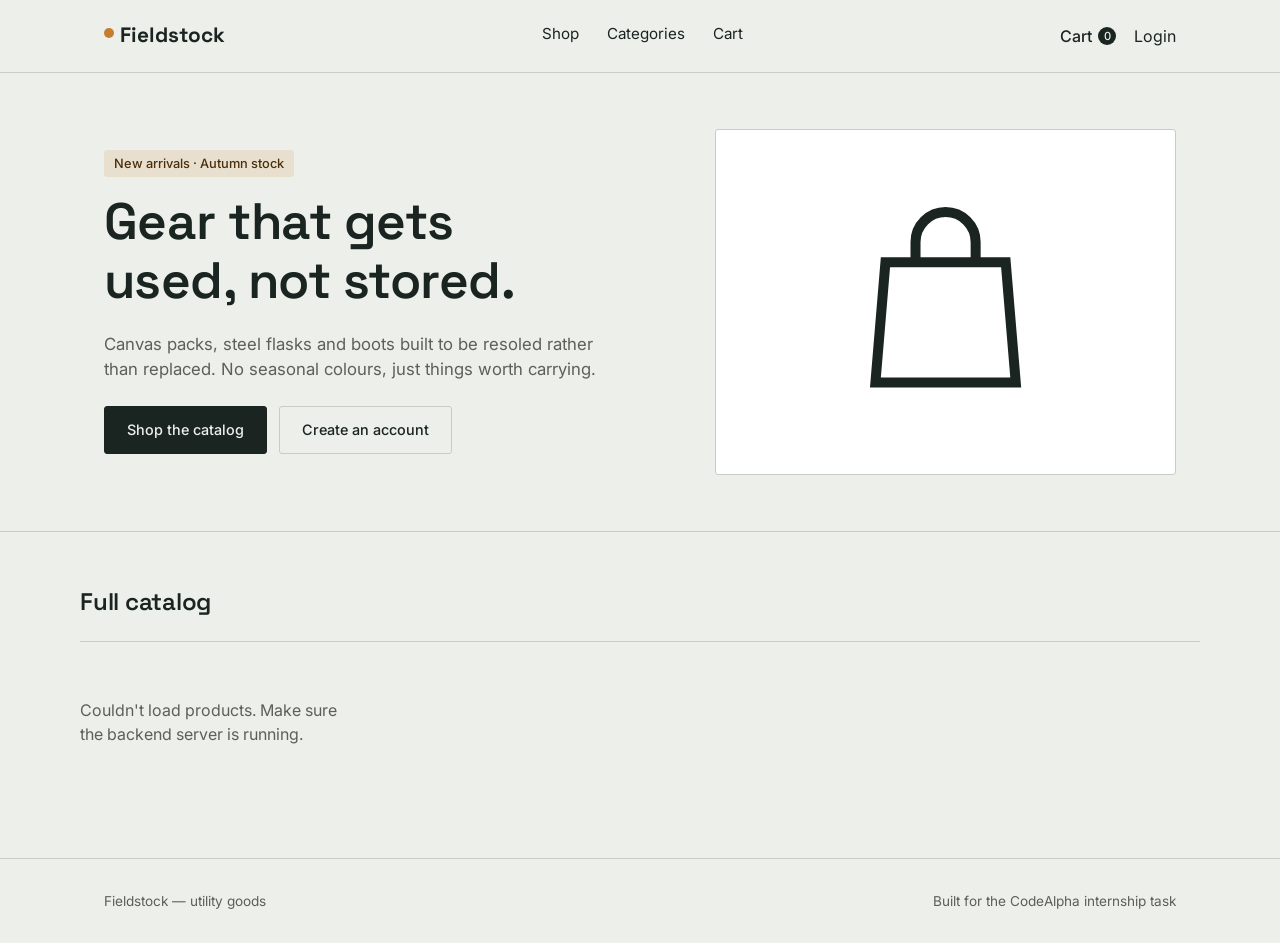
<file: index.html>
<!DOCTYPE html>
<html lang="en">
<head>
<meta charset="UTF-8">
<meta name="viewport" content="width=device-width, initial-scale=1.0">
<title>Fieldstock — Gear built to be used</title>
<link rel="stylesheet" href="css/style.css">
</head>
<body>

<header class="site-header">
  <div class="container">
    <a href="index.html" class="logo"><span class="mark"></span>Fieldstock</a>
    <nav class="main-nav">
      <a href="index.html">Shop</a>
      <a href="#catalog">Categories</a>
      <a href="cart.html">Cart</a>
    </nav>
    <div class="nav-account">
      <a href="cart.html" class="cart-link">
        Cart <span class="cart-count" data-cart-count>0</span>
      </a>
      <a href="login.html" data-account-link>Login</a>
    </div>
  </div>
</header>

<section class="hero">
  <div class="container">
    <div class="hero-copy">
      <span class="kicker">New arrivals · Autumn stock</span>
      <h1>Gear that gets used, not stored.</h1>
      <p>Canvas packs, steel flasks and boots built to be resoled rather than replaced. No seasonal colours, just things worth carrying.</p>
      <div class="hero-actions">
        <a href="#catalog" class="btn btn-primary">Shop the catalog</a>
        <a href="register.html" class="btn btn-ghost">Create an account</a>
      </div>
    </div>
    <div class="hero-visual">
      <svg viewBox="0 0 24 24" fill="none" stroke="#1A2421" stroke-width="1"><path d="M6 8h12l1 12H5L6 8Z"/><path d="M9 8V6a3 3 0 0 1 6 0v2"/></svg>
    </div>
  </div>
</section>

<section class="section container" id="catalog">
  <div class="section-head">
    <h2>Full catalog</h2>
    <span class="count" id="resultCount"></span>
  </div>

  <div class="filter-bar" id="filterBar"></div>

  <div class="product-grid" id="productGrid"></div>
</section>

<footer class="site-footer">
  <div class="container" style="display:flex; justify-content:space-between; width:100%;">
    <span>Fieldstock — utility goods</span>
    <span>Built for the CodeAlpha internship task</span>
  </div>
</footer>

<script src="js/config.js"></script>
<script src="js/products.js"></script>
<script src="js/cart.js"></script>
<script src="js/auth.js"></script>
<script src="js/main.js"></script>
</body>
</html>
</file>
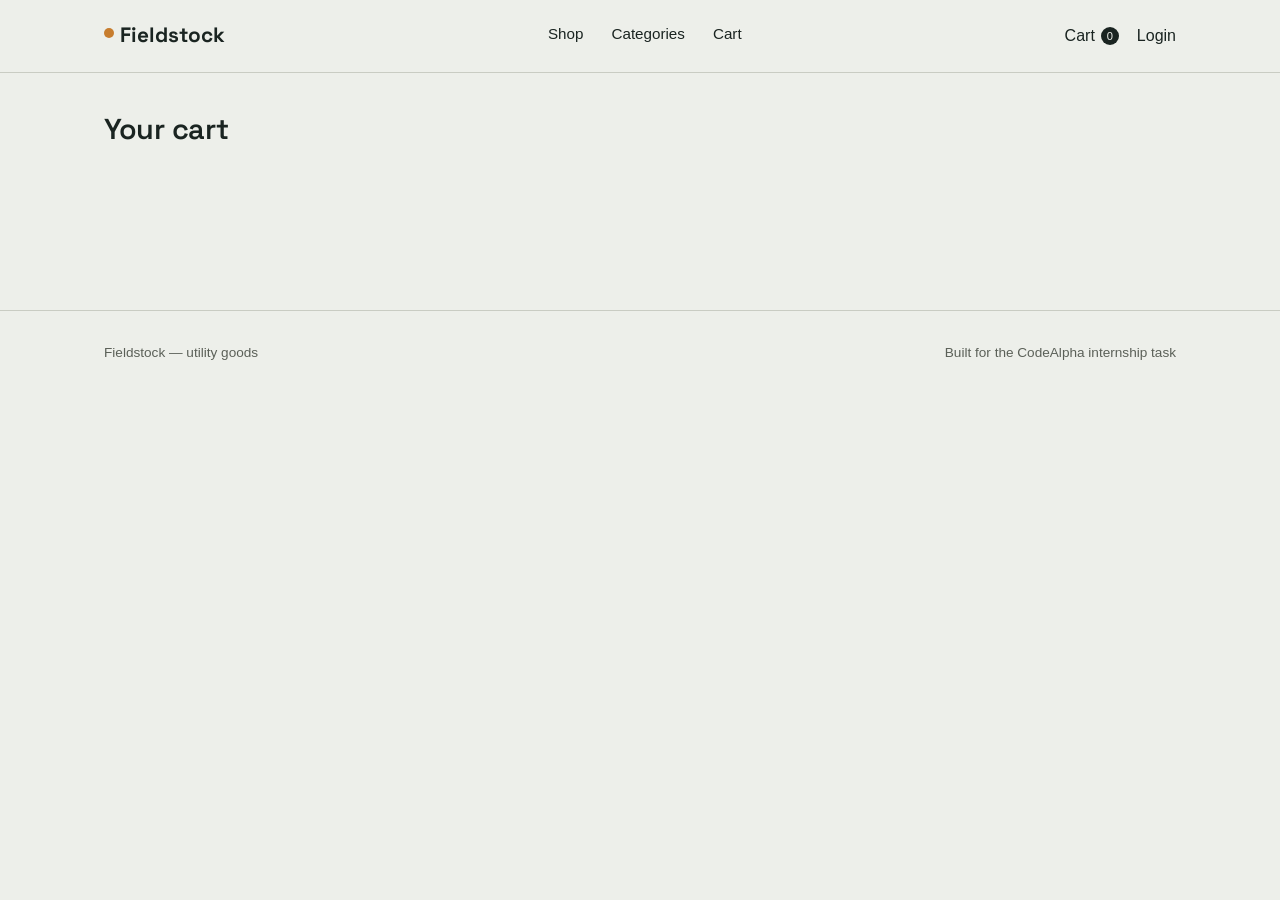
<file: checkout.html>
<!DOCTYPE html>
<html lang="en">
<head>
<meta charset="UTF-8">
<meta name="viewport" content="width=device-width, initial-scale=1.0">
<title>Checkout — Fieldstock</title>
<link rel="stylesheet" href="css/style.css">
</head>
<body>

<header class="site-header">
  <div class="container">
    <a href="index.html" class="logo"><span class="mark"></span>Fieldstock</a>
    <nav class="main-nav">
      <a href="index.html">Shop</a>
      <a href="index.html#catalog">Categories</a>
      <a href="cart.html">Cart</a>
    </nav>
    <div class="nav-account">
      <a href="cart.html" class="cart-link">
        Cart <span class="cart-count" data-cart-count>0</span>
      </a>
      <a href="login.html" data-account-link>Login</a>
    </div>
  </div>
</header>

<div class="container">
  <div style="max-width:640px; margin:0 auto; padding-top:48px;">
    <div class="steps">
      <div class="step"><span class="num">1</span> Cart</div>
      <div class="step active"><span class="num">2</span> Delivery</div>
      <div class="step"><span class="num">3</span> Confirmation</div>
    </div>

    <h1 style="font-size:1.8rem;">Delivery details</h1>
    <p style="margin-bottom:28px;">This information is stored locally for the demo — a live backend will process it as a real order.</p>

    <form id="checkoutForm">
      <div class="field">
        <label for="fullName">Full name</label>
        <input type="text" id="fullName" required>
      </div>
      <div class="field">
        <label for="address">Address</label>
        <textarea id="address" rows="3" required></textarea>
      </div>
      <div class="form-row-split">
        <div class="field">
          <label for="city">City</label>
          <input type="text" id="city" required>
        </div>
        <div class="field">
          <label for="pincode">Pincode</label>
          <input type="text" id="pincode" required>
        </div>
      </div>
      <div class="field">
        <label for="phone">Phone number</label>
        <input type="tel" id="phone" required>
      </div>

      <div class="summary-box" style="margin:24px 0;">
        <div class="summary-row"><span>Items</span><span id="checkoutItemCount"></span></div>
        <div class="summary-row"><span>Subtotal</span><span id="checkoutSubtotal"></span></div>
        <div class="summary-row"><span>Delivery</span><span>Free</span></div>
        <div class="summary-row total"><span>Total</span><span id="checkoutTotal"></span></div>
      </div>

      <div class="form-error" id="checkoutError"></div>
      <button type="submit" class="btn btn-accent btn-block">Place order</button>
    </form>
  </div>
</div>

<footer class="site-footer">
  <div class="container" style="display:flex; justify-content:space-between; width:100%;">
    <span>Fieldstock — utility goods</span>
    <span>Built for the CodeAlpha internship task</span>
  </div>
</footer>

<script src="js/config.js"></script>
<script src="js/products.js"></script>
<script src="js/cart.js"></script>
<script src="js/auth.js"></script>
<script src="js/main.js"></script>
</body>
</html>
</file>
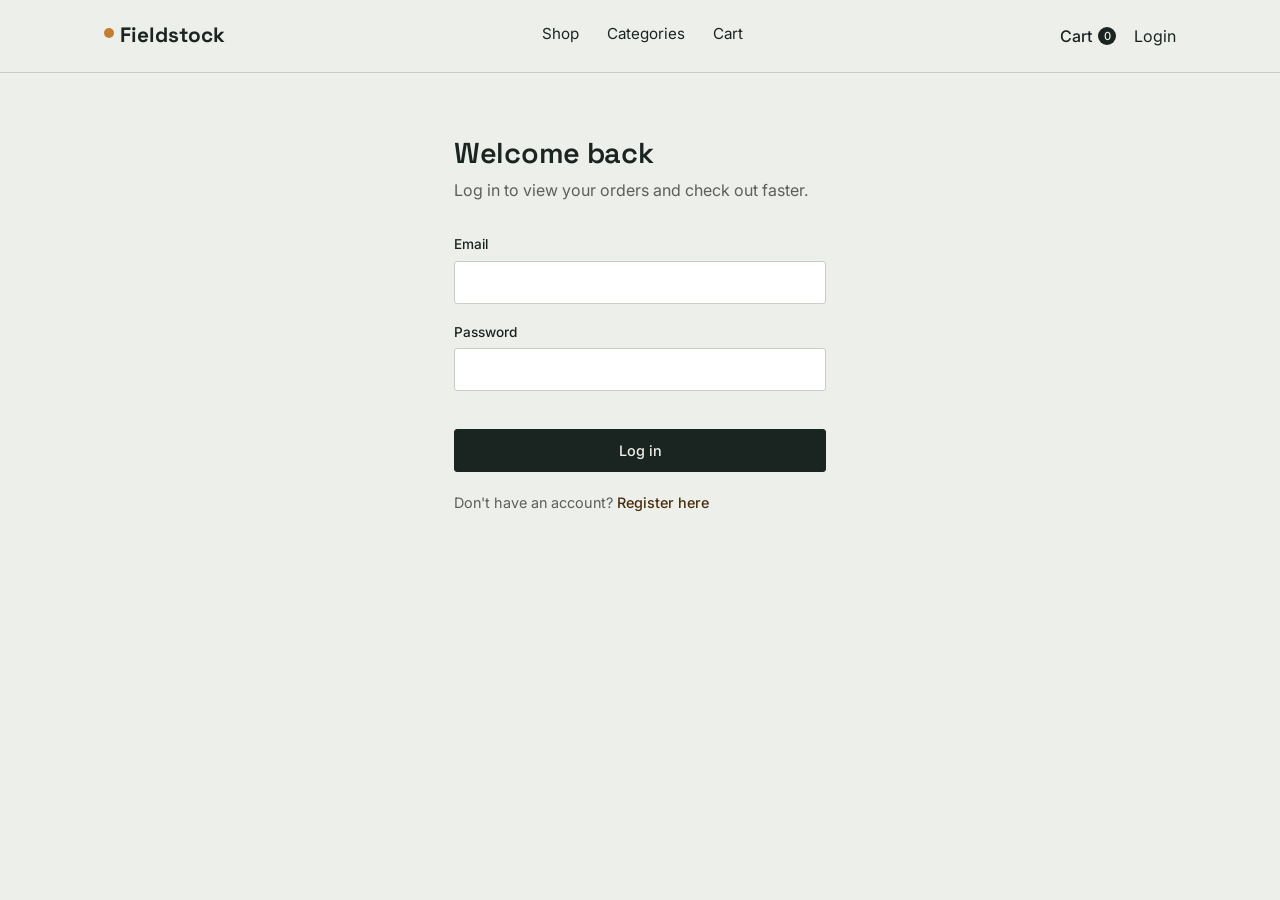
<file: login.html>
<!DOCTYPE html>
<html lang="en">
<head>
<meta charset="UTF-8">
<meta name="viewport" content="width=device-width, initial-scale=1.0">
<title>Login — Fieldstock</title>
<link rel="stylesheet" href="css/style.css">
</head>
<body>

<header class="site-header">
  <div class="container">
    <a href="index.html" class="logo"><span class="mark"></span>Fieldstock</a>
    <nav class="main-nav">
      <a href="index.html">Shop</a>
      <a href="index.html#catalog">Categories</a>
      <a href="cart.html">Cart</a>
    </nav>
    <div class="nav-account">
      <a href="cart.html" class="cart-link">
        Cart <span class="cart-count" data-cart-count>0</span>
      </a>
      <a href="login.html" data-account-link>Login</a>
    </div>
  </div>
</header>

<div class="form-page">
  <h1>Welcome back</h1>
  <p>Log in to view your orders and check out faster.</p>

  <form id="loginForm">
    <div class="field">
      <label for="email">Email</label>
      <input type="email" id="email" required>
    </div>
    <div class="field">
      <label for="password">Password</label>
      <input type="password" id="password" required>
    </div>
    <div class="form-error" id="loginError"></div>
    <button type="submit" class="btn btn-primary btn-block">Log in</button>
  </form>

  <p class="form-switch">Don't have an account? <a href="register.html">Register here</a></p>
</div>

<script src="js/config.js"></script>
<script src="js/products.js"></script>
<script src="js/cart.js"></script>
<script src="js/auth.js"></script>
<script src="js/main.js"></script>
</body>
</html>
</file>
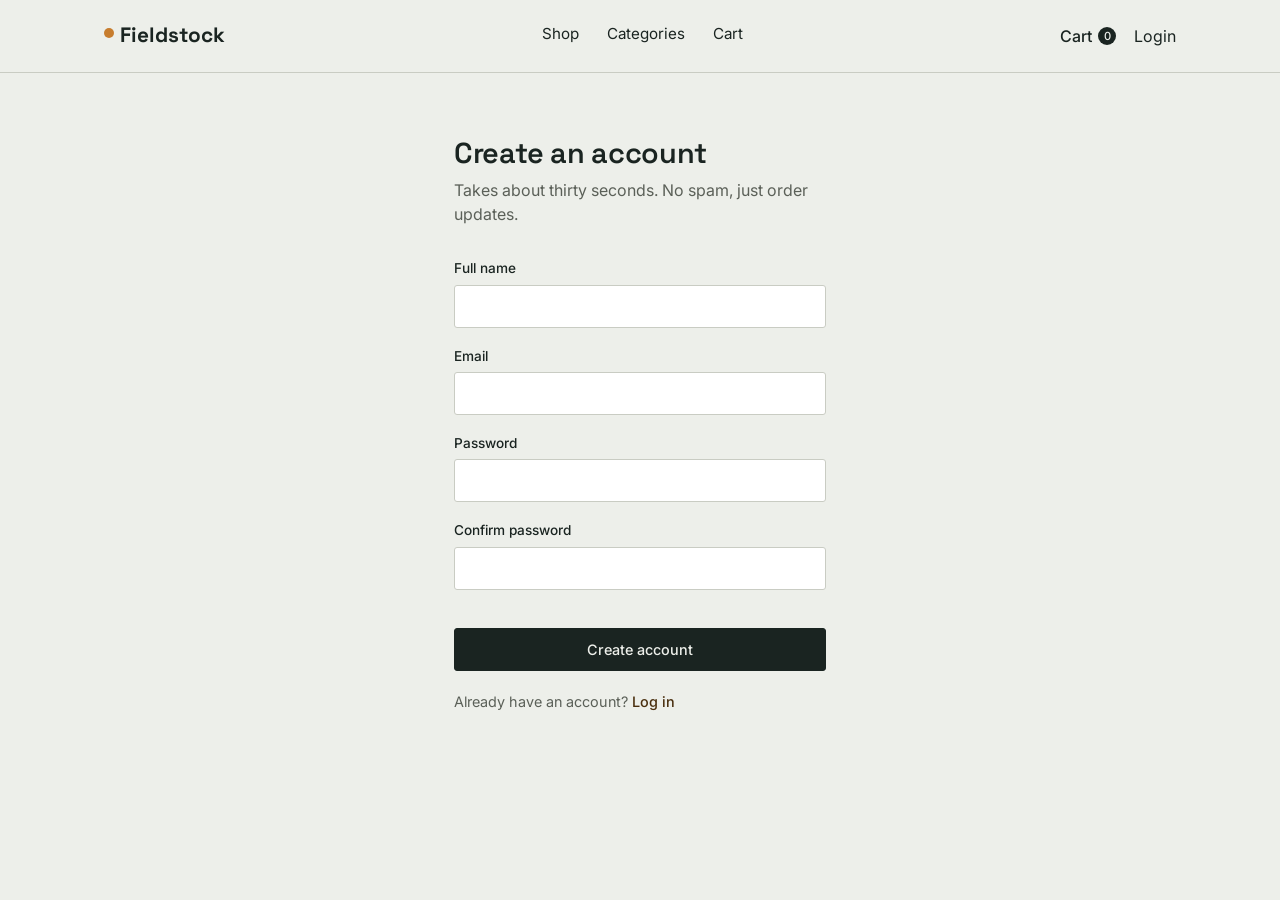
<file: register.html>
<!DOCTYPE html>
<html lang="en">
<head>
<meta charset="UTF-8">
<meta name="viewport" content="width=device-width, initial-scale=1.0">
<title>Register — Fieldstock</title>
<link rel="stylesheet" href="css/style.css">
</head>
<body>

<header class="site-header">
  <div class="container">
    <a href="index.html" class="logo"><span class="mark"></span>Fieldstock</a>
    <nav class="main-nav">
      <a href="index.html">Shop</a>
      <a href="index.html#catalog">Categories</a>
      <a href="cart.html">Cart</a>
    </nav>
    <div class="nav-account">
      <a href="cart.html" class="cart-link">
        Cart <span class="cart-count" data-cart-count>0</span>
      </a>
      <a href="login.html" data-account-link>Login</a>
    </div>
  </div>
</header>

<div class="form-page">
  <h1>Create an account</h1>
  <p>Takes about thirty seconds. No spam, just order updates.</p>

  <form id="registerForm">
    <div class="field">
      <label for="name">Full name</label>
      <input type="text" id="name" required>
    </div>
    <div class="field">
      <label for="email">Email</label>
      <input type="email" id="email" required>
    </div>
    <div class="field">
      <label for="password">Password</label>
      <input type="password" id="password" minlength="6" required>
    </div>
    <div class="field">
      <label for="confirmPassword">Confirm password</label>
      <input type="password" id="confirmPassword" minlength="6" required>
    </div>
    <div class="form-error" id="registerError"></div>
    <button type="submit" class="btn btn-primary btn-block">Create account</button>
  </form>

  <p class="form-switch">Already have an account? <a href="login.html">Log in</a></p>
</div>

<script src="js/config.js"></script>
<script src="js/products.js"></script>
<script src="js/cart.js"></script>
<script src="js/auth.js"></script>
<script src="js/main.js"></script>
</body>
</html>
</file>
<file: css/style.css>
/* ==========================================================================
   Fieldstock — utility goods store
   Tokens: bg #EDEFEA · surface #FFFFFF · ink #1A2421 · accent #C77D2E
   Type: Space Grotesk (display) + Inter (body)
   ========================================================================== */

@import url('https://fonts.googleapis.com/css2?family=Space+Grotesk:wght@500;600;700&family=Inter:wght@400;500;600&display=swap');

:root {
  --bg: #EDEFEA;
  --surface: #FFFFFF;
  --ink: #1A2421;
  --accent: #C77D2E;
  --accent-ink: #4A2F0F;
  --line: #C9CCC3;
  --muted: #5B6058;
  --danger: #A6402F;

  --font-display: 'Space Grotesk', sans-serif;
  --font-body: 'Inter', -apple-system, BlinkMacSystemFont, sans-serif;

  --max-width: 1120px;
  --radius: 3px;
}

* { box-sizing: border-box; }

html { scroll-behavior: smooth; }

body {
  margin: 0;
  background: var(--bg);
  color: var(--ink);
  font-family: var(--font-body);
  font-size: 16px;
  line-height: 1.5;
  -webkit-font-smoothing: antialiased;
}

img { max-width: 100%; display: block; }

a { color: inherit; text-decoration: none; }

button {
  font-family: var(--font-body);
  cursor: pointer;
}

:focus-visible {
  outline: 2px solid var(--accent);
  outline-offset: 2px;
}

h1, h2, h3 {
  font-family: var(--font-display);
  font-weight: 600;
  margin: 0 0 0.4em;
  line-height: 1.15;
  letter-spacing: -0.01em;
}

p { margin: 0 0 1em; color: var(--muted); }

.container {
  max-width: var(--max-width);
  margin: 0 auto;
  padding: 0 24px;
}

/* ---------- Header ---------- */

.site-header {
  border-bottom: 1px solid var(--line);
  background: var(--bg);
  position: sticky;
  top: 0;
  z-index: 10;
}

.site-header .container {
  display: flex;
  align-items: center;
  justify-content: space-between;
  height: 72px;
}

.logo {
  font-family: var(--font-display);
  font-weight: 700;
  font-size: 1.3rem;
  display: flex;
  align-items: baseline;
  gap: 6px;
}

.logo .mark {
  width: 10px;
  height: 10px;
  background: var(--accent);
  display: inline-block;
  border-radius: 50%;
  transform: translateY(-4px);
}

.main-nav {
  display: flex;
  align-items: center;
  gap: 28px;
  font-size: 0.95rem;
}

.main-nav a {
  color: var(--ink);
  border-bottom: 1px solid transparent;
  padding-bottom: 2px;
}

.main-nav a:hover { border-bottom-color: var(--ink); }

.nav-account {
  display: flex;
  align-items: center;
  gap: 18px;
}

.cart-link {
  position: relative;
  display: flex;
  align-items: center;
  gap: 6px;
  font-weight: 500;
}

.cart-count {
  background: var(--ink);
  color: var(--bg);
  font-size: 0.7rem;
  min-width: 18px;
  height: 18px;
  border-radius: 50%;
  display: flex;
  align-items: center;
  justify-content: center;
  padding: 0 4px;
}

/* ---------- Buttons ---------- */

.btn {
  display: inline-flex;
  align-items: center;
  justify-content: center;
  gap: 8px;
  padding: 12px 22px;
  border: 1px solid var(--ink);
  border-radius: var(--radius);
  font-size: 0.9rem;
  font-weight: 500;
  background: transparent;
  color: var(--ink);
  transition: background 0.15s ease, color 0.15s ease, transform 0.1s ease;
}

.btn:hover { background: var(--ink); color: var(--bg); }
.btn:active { transform: translateY(1px); }

.btn-primary {
  background: var(--ink);
  color: var(--bg);
  border-color: var(--ink);
}

.btn-primary:hover { background: var(--accent-ink); border-color: var(--accent-ink); }

.btn-accent {
  background: var(--accent);
  border-color: var(--accent);
  color: #FFFFFF;
}

.btn-accent:hover { background: var(--accent-ink); border-color: var(--accent-ink); }

.btn-block { width: 100%; }

.btn-ghost {
  border-color: var(--line);
}

.btn-ghost:hover { background: var(--surface); color: var(--ink); border-color: var(--ink); }

.btn-small { padding: 8px 14px; font-size: 0.8rem; }

.btn:disabled {
  opacity: 0.5;
  cursor: not-allowed;
}

/* ---------- Hero ---------- */

.hero {
  border-bottom: 1px solid var(--line);
}

.hero .container {
  display: grid;
  grid-template-columns: 1.1fr 0.9fr;
  gap: 48px;
  align-items: center;
  padding-top: 56px;
  padding-bottom: 56px;
}

.hero-copy .kicker {
  color: var(--accent-ink);
  background: rgba(199, 125, 46, 0.15);
  display: inline-block;
  padding: 4px 10px;
  border-radius: var(--radius);
  font-size: 0.8rem;
  font-weight: 500;
  margin-bottom: 16px;
}

.hero-copy h1 {
  font-size: clamp(2.2rem, 4vw, 3.2rem);
  max-width: 14ch;
}

.hero-copy p {
  max-width: 46ch;
  font-size: 1.05rem;
}

.hero-actions {
  display: flex;
  gap: 12px;
  margin-top: 24px;
}

.hero-visual {
  background: var(--surface);
  border: 1px solid var(--line);
  border-radius: var(--radius);
  aspect-ratio: 4 / 3;
  display: flex;
  align-items: center;
  justify-content: center;
  position: relative;
  overflow: hidden;
}

.hero-visual svg { width: 70%; height: 70%; }

/* ---------- Section headings ---------- */

.section {
  padding: 56px 0;
}

.section-head {
  display: flex;
  align-items: baseline;
  justify-content: space-between;
  margin-bottom: 28px;
  border-bottom: 1px solid var(--line);
  padding-bottom: 16px;
}

.section-head h2 { font-size: 1.5rem; }

.section-head .count {
  color: var(--muted);
  font-size: 0.9rem;
}

/* ---------- Filters ---------- */

.filter-bar {
  display: flex;
  gap: 8px;
  flex-wrap: wrap;
  margin-bottom: 28px;
}

.filter-chip {
  border: 1px solid var(--line);
  background: var(--surface);
  padding: 8px 16px;
  border-radius: 999px;
  font-size: 0.85rem;
  color: var(--muted);
}

.filter-chip.active {
  border-color: var(--ink);
  color: var(--ink);
  background: var(--ink);
  color: var(--bg);
}

/* ---------- Product grid ---------- */

.product-grid {
  display: grid;
  grid-template-columns: repeat(auto-fill, minmax(240px, 1fr));
  gap: 24px;
}

.product-card {
  background: var(--surface);
  border: 1px solid var(--line);
  border-radius: var(--radius);
  overflow: hidden;
  display: flex;
  flex-direction: column;
  transition: border-color 0.15s ease;
}

.product-card:hover { border-color: var(--ink); }

.product-thumb {
  aspect-ratio: 1 / 1;
  background: var(--bg);
  display: flex;
  align-items: center;
  justify-content: center;
  border-bottom: 1px solid var(--line);
}

.product-thumb svg { width: 46%; height: 46%; color: var(--muted); }

.product-info {
  padding: 16px;
  display: flex;
  flex-direction: column;
  gap: 6px;
  flex: 1;
}

.product-category {
  font-size: 0.72rem;
  text-transform: uppercase;
  letter-spacing: 0.06em;
  color: var(--muted);
}

.product-name {
  font-family: var(--font-display);
  font-weight: 600;
  font-size: 1rem;
}

.product-price {
  margin-top: auto;
  display: flex;
  align-items: center;
  justify-content: space-between;
  padding-top: 8px;
}

.product-price .price { font-weight: 600; font-size: 1.05rem; }

/* ---------- Product detail ---------- */

.product-detail {
  display: grid;
  grid-template-columns: 1fr 1fr;
  gap: 56px;
  padding: 48px 0 64px;
}

.detail-gallery {
  background: var(--surface);
  border: 1px solid var(--line);
  border-radius: var(--radius);
  aspect-ratio: 1 / 1;
  display: flex;
  align-items: center;
  justify-content: center;
}

.detail-gallery svg { width: 50%; height: 50%; color: var(--muted); }

.detail-body .product-category { margin-bottom: 8px; }

.detail-body h1 { font-size: 2rem; margin-bottom: 12px; }

.detail-price {
  font-size: 1.6rem;
  font-weight: 600;
  margin-bottom: 20px;
}

.detail-desc {
  border-top: 1px solid var(--line);
  border-bottom: 1px solid var(--line);
  padding: 20px 0;
  margin-bottom: 24px;
}

.detail-meta {
  display: flex;
  gap: 24px;
  margin-bottom: 24px;
  font-size: 0.85rem;
  color: var(--muted);
}

.detail-meta strong { color: var(--ink); display: block; font-size: 0.95rem; }

.qty-row {
  display: flex;
  align-items: center;
  gap: 16px;
  margin-bottom: 20px;
}

.qty-control {
  display: flex;
  align-items: center;
  border: 1px solid var(--line);
  border-radius: var(--radius);
}

.qty-control button {
  background: none;
  border: none;
  width: 36px;
  height: 40px;
  font-size: 1rem;
}

.qty-control input {
  width: 40px;
  text-align: center;
  border: none;
  background: none;
  font-family: var(--font-body);
  font-size: 1rem;
}

.stock-note {
  font-size: 0.85rem;
  color: var(--muted);
}

.stock-note.low { color: var(--danger); }

.add-feedback {
  margin-top: 12px;
  font-size: 0.85rem;
  color: var(--accent-ink);
  min-height: 1.2em;
}

/* ---------- Cart ---------- */

.cart-layout {
  display: grid;
  grid-template-columns: 1fr 340px;
  gap: 40px;
  align-items: start;
  padding: 48px 0 64px;
}

.cart-item {
  display: grid;
  grid-template-columns: 88px 1fr auto auto;
  gap: 16px;
  align-items: center;
  padding: 18px 0;
  border-bottom: 1px solid var(--line);
}

.cart-item .thumb {
  width: 88px;
  height: 88px;
  background: var(--surface);
  border: 1px solid var(--line);
  border-radius: var(--radius);
  display: flex;
  align-items: center;
  justify-content: center;
}

.cart-item .thumb svg { width: 50%; height: 50%; color: var(--muted); }

.cart-item .name {
  font-family: var(--font-display);
  font-weight: 600;
}

.cart-item .remove {
  background: none;
  border: none;
  color: var(--muted);
  font-size: 0.8rem;
  text-decoration: underline;
  padding: 0;
  margin-top: 4px;
}

.cart-item .line-total { font-weight: 600; }

.cart-empty {
  padding: 48px 0;
  text-align: left;
}

.summary-box {
  border: 1px solid var(--line);
  background: var(--surface);
  border-radius: var(--radius);
  padding: 24px;
  position: sticky;
  top: 96px;
}

.summary-row {
  display: flex;
  justify-content: space-between;
  margin-bottom: 12px;
  font-size: 0.95rem;
}

.summary-row.total {
  border-top: 1px solid var(--line);
  padding-top: 12px;
  margin-top: 12px;
  font-weight: 600;
  font-size: 1.1rem;
}

/* ---------- Forms ---------- */

.form-page {
  max-width: 420px;
  margin: 0 auto;
  padding: 64px 24px 80px;
}

.form-page h1 { font-size: 1.8rem; margin-bottom: 8px; }
.form-page > p { margin-bottom: 32px; }

.field {
  margin-bottom: 18px;
}

.field label {
  display: block;
  font-size: 0.85rem;
  font-weight: 500;
  margin-bottom: 6px;
}

.field input,
.field select,
.field textarea {
  width: 100%;
  padding: 11px 12px;
  border: 1px solid var(--line);
  border-radius: var(--radius);
  background: var(--surface);
  font-family: var(--font-body);
  font-size: 0.95rem;
  color: var(--ink);
}

.field input:focus,
.field select:focus,
.field textarea:focus {
  border-color: var(--ink);
}

.form-error {
  color: var(--danger);
  font-size: 0.85rem;
  min-height: 1.2em;
  margin-top: -8px;
  margin-bottom: 12px;
}

.form-switch {
  margin-top: 20px;
  font-size: 0.9rem;
  color: var(--muted);
}

.form-switch a { color: var(--accent-ink); font-weight: 500; }

.form-row-split {
  display: grid;
  grid-template-columns: 1fr 1fr;
  gap: 14px;
}

/* ---------- Checkout steps ---------- */

.steps {
  display: flex;
  gap: 24px;
  margin-bottom: 32px;
  font-size: 0.85rem;
  color: var(--muted);
}

.steps .step { display: flex; align-items: center; gap: 8px; }

.steps .step .num {
  width: 22px;
  height: 22px;
  border-radius: 50%;
  border: 1px solid var(--line);
  display: flex;
  align-items: center;
  justify-content: center;
  font-size: 0.75rem;
}

.steps .step.active { color: var(--ink); font-weight: 500; }
.steps .step.active .num { background: var(--ink); border-color: var(--ink); color: var(--bg); }

.order-confirm {
  text-align: left;
  max-width: 520px;
  margin: 0 auto;
  padding: 64px 24px 80px;
}

.order-confirm .mark-big {
  width: 48px;
  height: 48px;
  border-radius: 50%;
  background: var(--accent);
  color: #fff;
  display: flex;
  align-items: center;
  justify-content: center;
  font-family: var(--font-display);
  margin-bottom: 20px;
}

.order-id {
  font-family: var(--font-display);
  background: var(--surface);
  border: 1px solid var(--line);
  border-radius: var(--radius);
  padding: 14px 16px;
  margin: 20px 0;
}

/* ---------- Footer ---------- */

.site-footer {
  border-top: 1px solid var(--line);
  padding: 32px 0;
  margin-top: 40px;
  font-size: 0.85rem;
  color: var(--muted);
  display: flex;
  justify-content: space-between;
}

/* ---------- Utility ---------- */

.empty-state {
  padding: 60px 0;
  text-align: left;
}

.empty-state h2 { margin-bottom: 8px; }

/* ---------- Responsive ---------- */

@media (max-width: 860px) {
  .hero .container { grid-template-columns: 1fr; padding-top: 32px; }
  .hero-visual { order: -1; }
  .product-detail { grid-template-columns: 1fr; padding-top: 32px; }
  .cart-layout { grid-template-columns: 1fr; }
  .summary-box { position: static; }
  .main-nav { display: none; }
  .site-footer { flex-direction: column; gap: 8px; }
}
</file>
